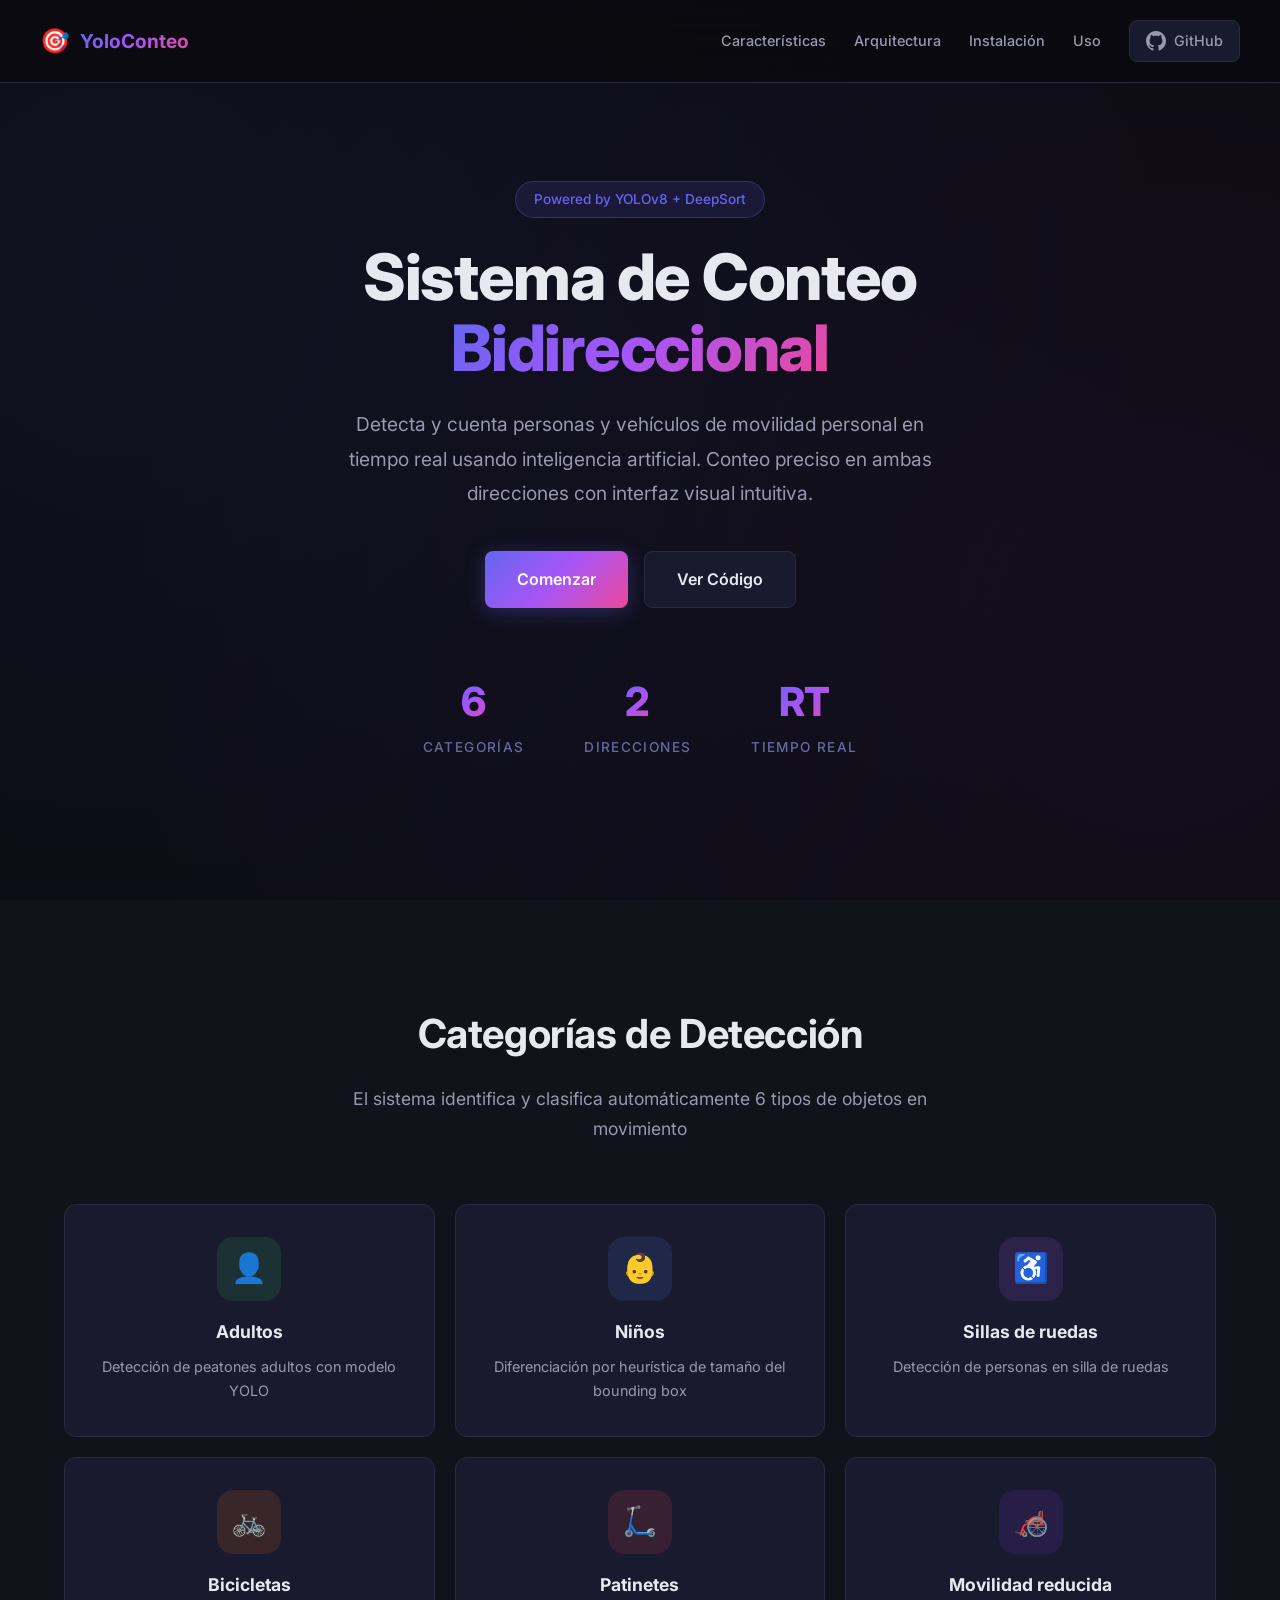
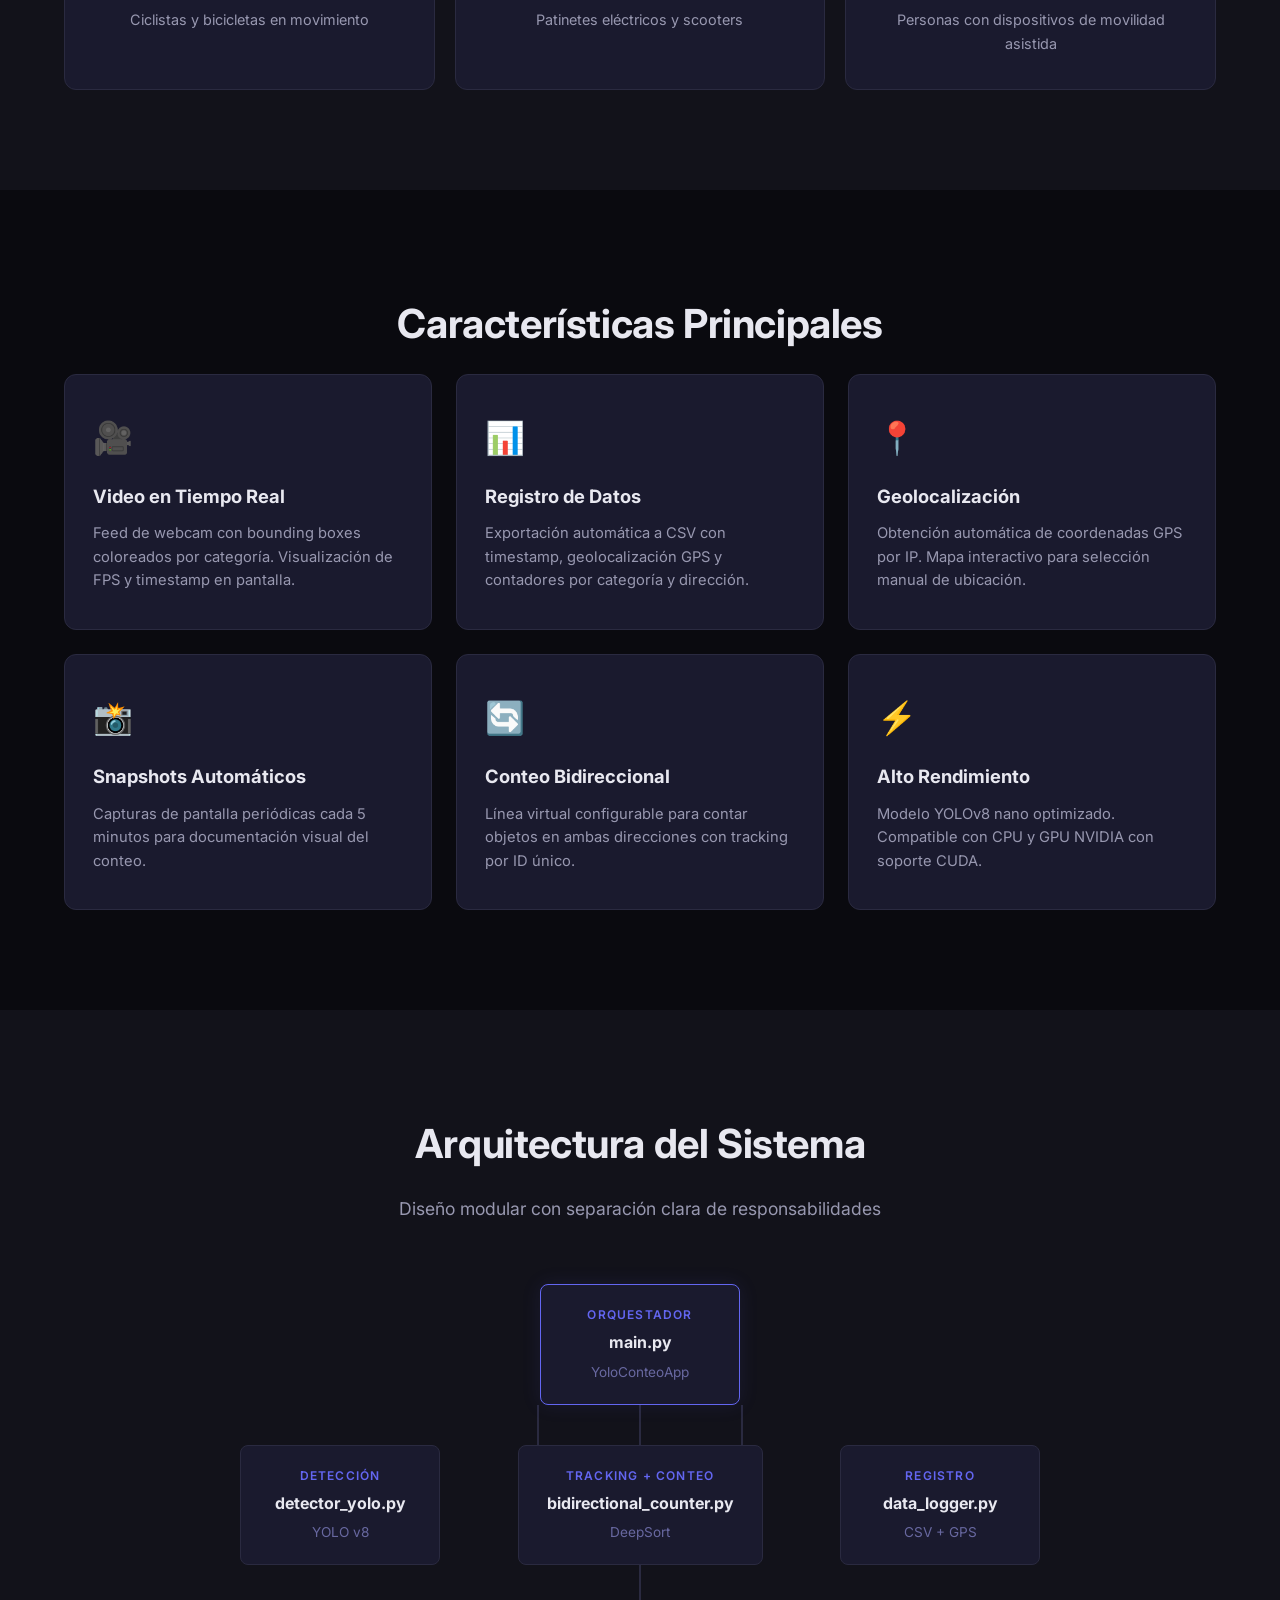
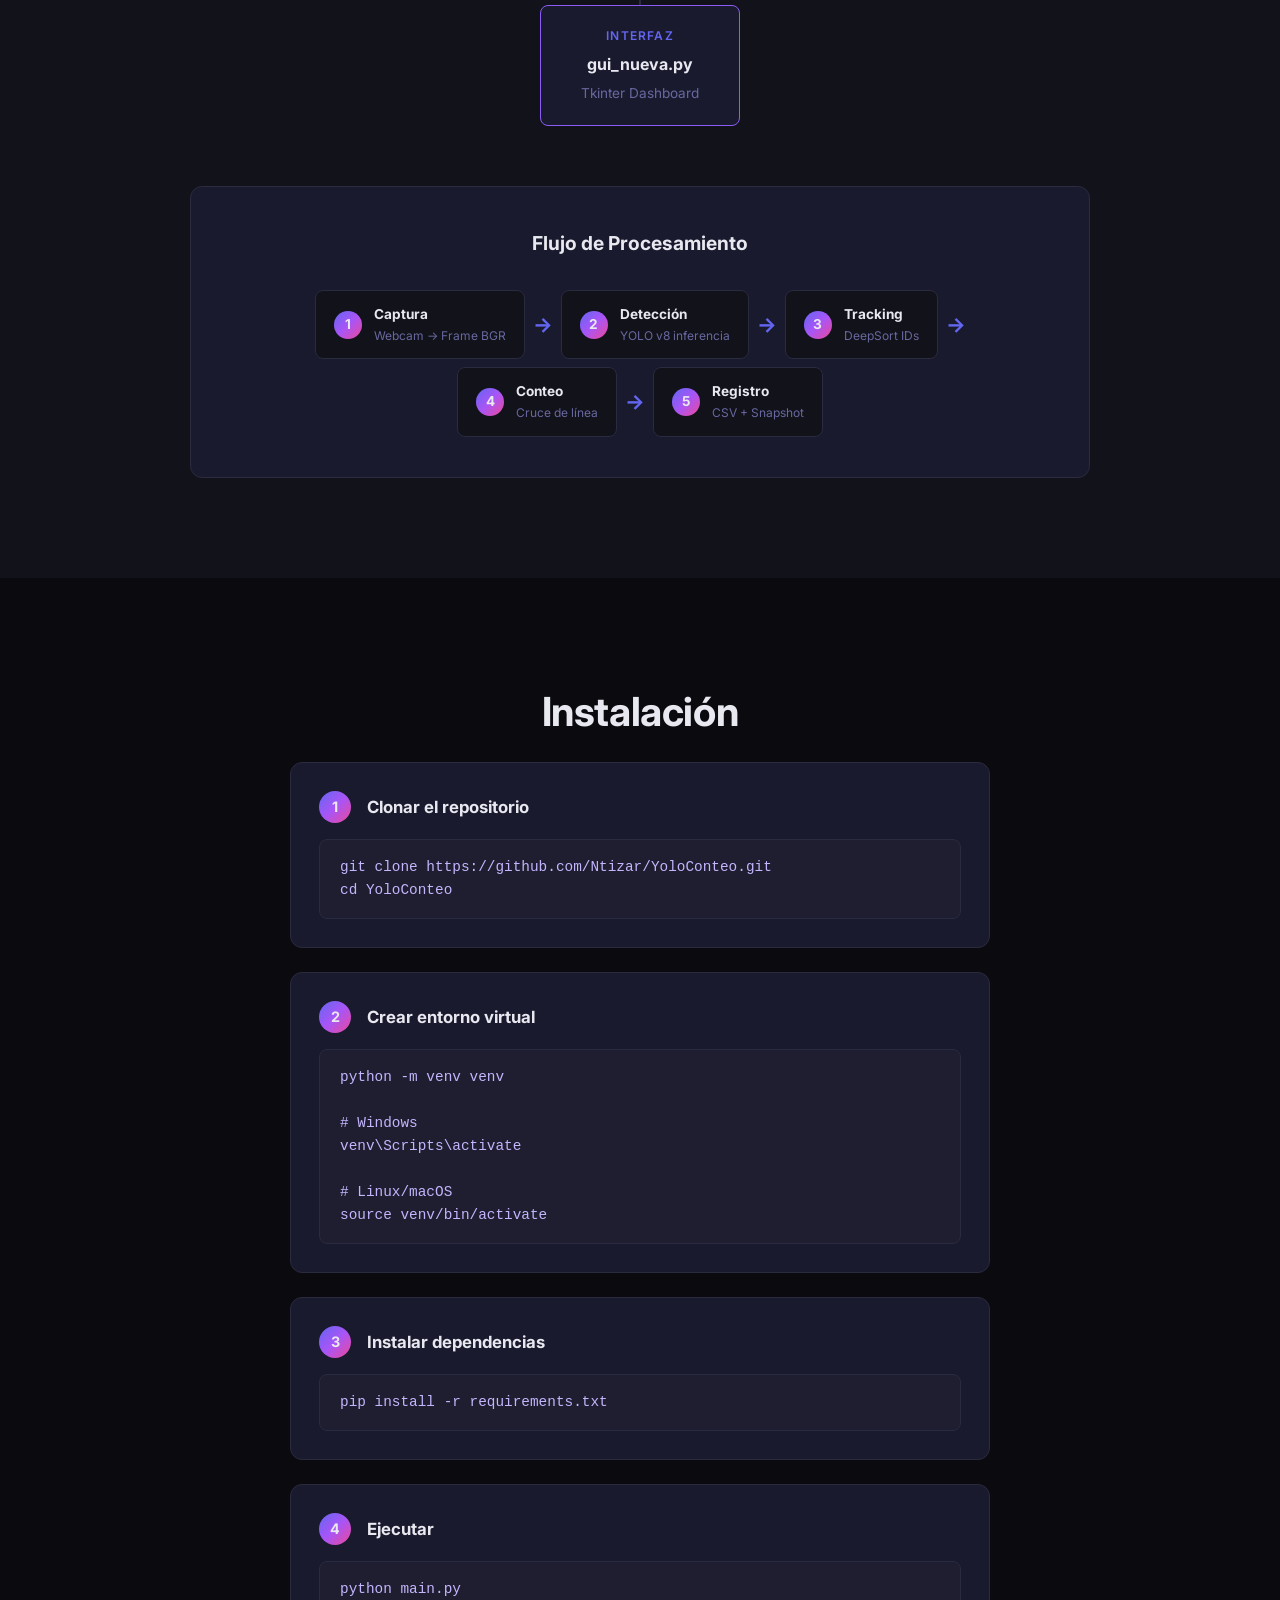
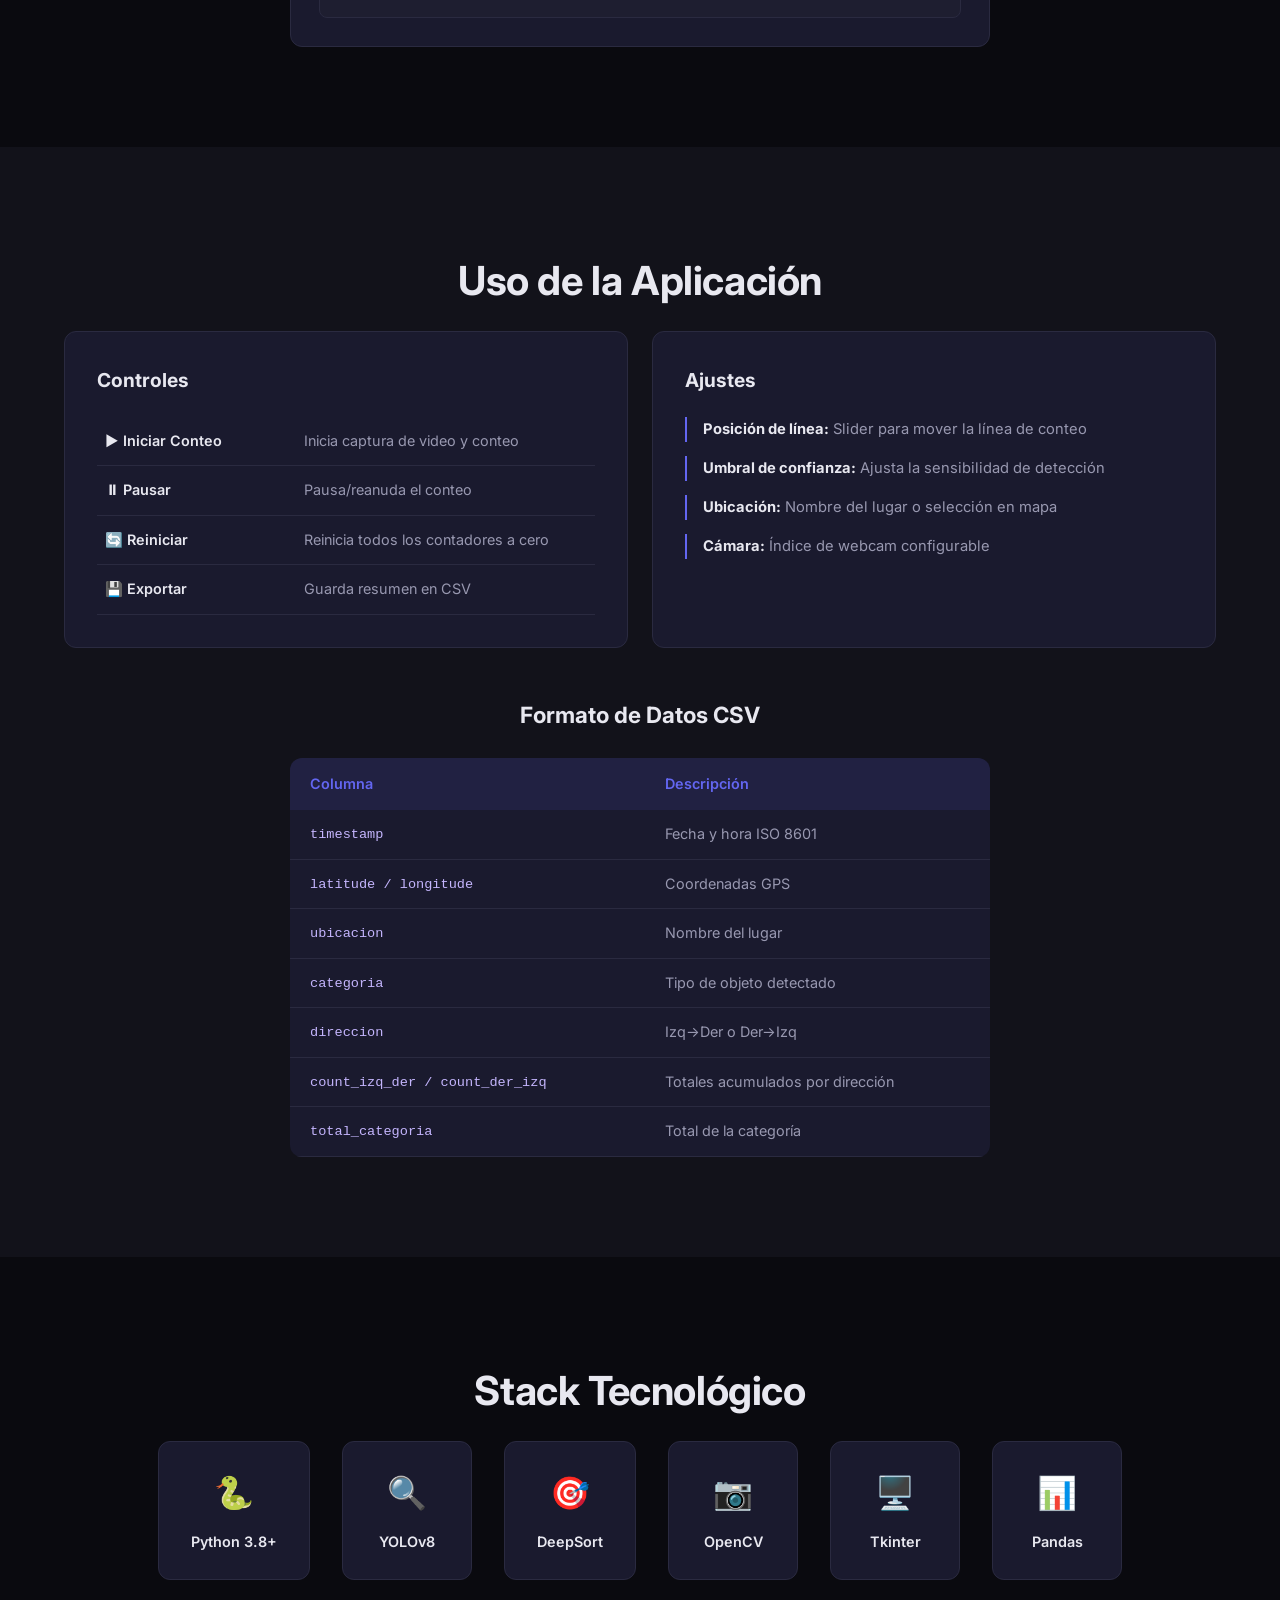
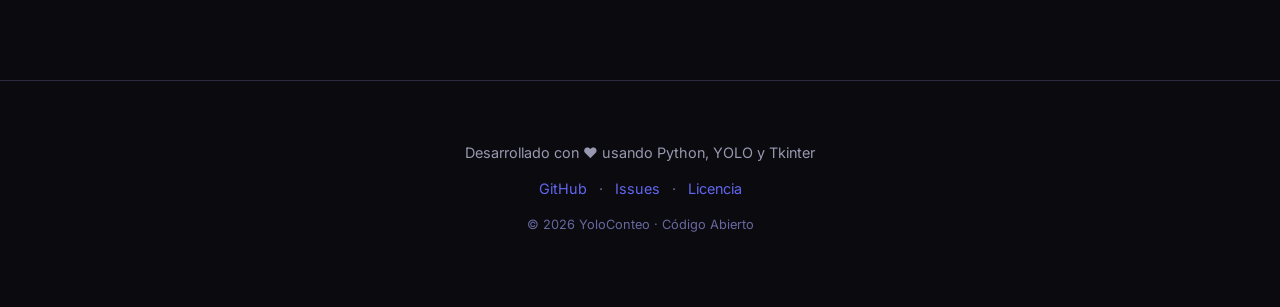
<file: docs/index.html>
<!DOCTYPE html>
<html lang="es">
<head>
    <meta charset="UTF-8">
    <meta name="viewport" content="width=device-width, initial-scale=1.0">
    <title>YoloConteo - Sistema de Conteo Bidireccional</title>
    <link rel="stylesheet" href="style.css">
    <link rel="preconnect" href="https://fonts.googleapis.com">
    <link href="https://fonts.googleapis.com/css2?family=Inter:wght@300;400;500;600;700;800&display=swap" rel="stylesheet">
</head>
<body>
    <!-- Hero Section -->
    <header class="hero">
        <nav class="navbar">
            <div class="nav-brand">
                <span class="logo">🎯</span>
                <span class="brand-name">YoloConteo</span>
            </div>
            <div class="nav-links">
                <a href="#features">Características</a>
                <a href="#architecture">Arquitectura</a>
                <a href="#install">Instalación</a>
                <a href="#usage">Uso</a>
                <a href="https://github.com/Ntizar/YoloConteo" class="btn-github" target="_blank">
                    <svg width="20" height="20" viewBox="0 0 24 24" fill="currentColor"><path d="M12 0c-6.626 0-12 5.373-12 12 0 5.302 3.438 9.8 8.207 11.387.599.111.793-.261.793-.577v-2.234c-3.338.726-4.033-1.416-4.033-1.416-.546-1.387-1.333-1.756-1.333-1.756-1.089-.745.083-.729.083-.729 1.205.084 1.839 1.237 1.839 1.237 1.07 1.834 2.807 1.304 3.492.997.107-.775.418-1.305.762-1.604-2.665-.305-5.467-1.334-5.467-5.931 0-1.311.469-2.381 1.236-3.221-.124-.303-.535-1.524.117-3.176 0 0 1.008-.322 3.301 1.23.957-.266 1.983-.399 3.003-.404 1.02.005 2.047.138 3.006.404 2.291-1.552 3.297-1.23 3.297-1.23.653 1.653.242 2.874.118 3.176.77.84 1.235 1.911 1.235 3.221 0 4.609-2.807 5.624-5.479 5.921.43.372.823 1.102.823 2.222v3.293c0 .319.192.694.801.576 4.765-1.589 8.199-6.086 8.199-11.386 0-6.627-5.373-12-12-12z"/></svg>
                    GitHub
                </a>
            </div>
        </nav>

        <div class="hero-content">
            <div class="hero-badge">Powered by YOLOv8 + DeepSort</div>
            <h1>Sistema de Conteo<br><span class="gradient-text">Bidireccional</span></h1>
            <p class="hero-description">
                Detecta y cuenta personas y vehículos de movilidad personal en tiempo real 
                usando inteligencia artificial. Conteo preciso en ambas direcciones con 
                interfaz visual intuitiva.
            </p>
            <div class="hero-buttons">
                <a href="#install" class="btn btn-primary">Comenzar</a>
                <a href="https://github.com/Ntizar/YoloConteo" class="btn btn-secondary" target="_blank">Ver Código</a>
            </div>
            <div class="hero-stats">
                <div class="stat">
                    <span class="stat-number">6</span>
                    <span class="stat-label">Categorías</span>
                </div>
                <div class="stat">
                    <span class="stat-number">2</span>
                    <span class="stat-label">Direcciones</span>
                </div>
                <div class="stat">
                    <span class="stat-number">RT</span>
                    <span class="stat-label">Tiempo Real</span>
                </div>
            </div>
        </div>
    </header>

    <!-- Categories Section -->
    <section id="features" class="section categories-section">
        <div class="container">
            <h2 class="section-title">Categorías de Detección</h2>
            <p class="section-subtitle">El sistema identifica y clasifica automáticamente 6 tipos de objetos en movimiento</p>
            <div class="categories-grid">
                <div class="category-card">
                    <div class="category-icon" style="background: #22c55e22; color: #22c55e;">👤</div>
                    <h3>Adultos</h3>
                    <p>Detección de peatones adultos con modelo YOLO</p>
                </div>
                <div class="category-card">
                    <div class="category-icon" style="background: #3b82f622; color: #3b82f6;">👶</div>
                    <h3>Niños</h3>
                    <p>Diferenciación por heurística de tamaño del bounding box</p>
                </div>
                <div class="category-card">
                    <div class="category-icon" style="background: #a855f722; color: #a855f7;">♿</div>
                    <h3>Sillas de ruedas</h3>
                    <p>Detección de personas en silla de ruedas</p>
                </div>
                <div class="category-card">
                    <div class="category-icon" style="background: #f9731622; color: #f97316;">🚲</div>
                    <h3>Bicicletas</h3>
                    <p>Ciclistas y bicicletas en movimiento</p>
                </div>
                <div class="category-card">
                    <div class="category-icon" style="background: #ef444422; color: #ef4444;">🛴</div>
                    <h3>Patinetes</h3>
                    <p>Patinetes eléctricos y scooters</p>
                </div>
                <div class="category-card">
                    <div class="category-icon" style="background: #7c3aed22; color: #7c3aed;">🦽</div>
                    <h3>Movilidad reducida</h3>
                    <p>Personas con dispositivos de movilidad asistida</p>
                </div>
            </div>
        </div>
    </section>

    <!-- Features Section -->
    <section class="section features-section">
        <div class="container">
            <h2 class="section-title">Características Principales</h2>
            <div class="features-grid">
                <div class="feature-card">
                    <div class="feature-icon">🎥</div>
                    <h3>Video en Tiempo Real</h3>
                    <p>Feed de webcam con bounding boxes coloreados por categoría. Visualización de FPS y timestamp en pantalla.</p>
                </div>
                <div class="feature-card">
                    <div class="feature-icon">📊</div>
                    <h3>Registro de Datos</h3>
                    <p>Exportación automática a CSV con timestamp, geolocalización GPS y contadores por categoría y dirección.</p>
                </div>
                <div class="feature-card">
                    <div class="feature-icon">📍</div>
                    <h3>Geolocalización</h3>
                    <p>Obtención automática de coordenadas GPS por IP. Mapa interactivo para selección manual de ubicación.</p>
                </div>
                <div class="feature-card">
                    <div class="feature-icon">📸</div>
                    <h3>Snapshots Automáticos</h3>
                    <p>Capturas de pantalla periódicas cada 5 minutos para documentación visual del conteo.</p>
                </div>
                <div class="feature-card">
                    <div class="feature-icon">🔄</div>
                    <h3>Conteo Bidireccional</h3>
                    <p>Línea virtual configurable para contar objetos en ambas direcciones con tracking por ID único.</p>
                </div>
                <div class="feature-card">
                    <div class="feature-icon">⚡</div>
                    <h3>Alto Rendimiento</h3>
                    <p>Modelo YOLOv8 nano optimizado. Compatible con CPU y GPU NVIDIA con soporte CUDA.</p>
                </div>
            </div>
        </div>
    </section>

    <!-- Architecture Section -->
    <section id="architecture" class="section architecture-section">
        <div class="container">
            <h2 class="section-title">Arquitectura del Sistema</h2>
            <p class="section-subtitle">Diseño modular con separación clara de responsabilidades</p>
            <div class="architecture-diagram">
                <div class="arch-row">
                    <div class="arch-box arch-main">
                        <div class="arch-label">Orquestador</div>
                        <strong>main.py</strong>
                        <span>YoloConteoApp</span>
                    </div>
                </div>
                <div class="arch-connectors">
                    <div class="connector"></div>
                    <div class="connector"></div>
                    <div class="connector"></div>
                </div>
                <div class="arch-row arch-modules">
                    <div class="arch-box arch-module">
                        <div class="arch-label">Detección</div>
                        <strong>detector_yolo.py</strong>
                        <span>YOLO v8</span>
                    </div>
                    <div class="arch-box arch-module">
                        <div class="arch-label">Tracking + Conteo</div>
                        <strong>bidirectional_counter.py</strong>
                        <span>DeepSort</span>
                    </div>
                    <div class="arch-box arch-module">
                        <div class="arch-label">Registro</div>
                        <strong>data_logger.py</strong>
                        <span>CSV + GPS</span>
                    </div>
                </div>
                <div class="arch-connectors">
                    <div class="connector"></div>
                </div>
                <div class="arch-row">
                    <div class="arch-box arch-gui">
                        <div class="arch-label">Interfaz</div>
                        <strong>gui_nueva.py</strong>
                        <span>Tkinter Dashboard</span>
                    </div>
                </div>
            </div>

            <!-- Data Flow -->
            <div class="data-flow">
                <h3>Flujo de Procesamiento</h3>
                <div class="flow-steps">
                    <div class="flow-step">
                        <div class="step-number">1</div>
                        <div class="step-content">
                            <strong>Captura</strong>
                            <span>Webcam → Frame BGR</span>
                        </div>
                    </div>
                    <div class="flow-arrow">→</div>
                    <div class="flow-step">
                        <div class="step-number">2</div>
                        <div class="step-content">
                            <strong>Detección</strong>
                            <span>YOLO v8 inferencia</span>
                        </div>
                    </div>
                    <div class="flow-arrow">→</div>
                    <div class="flow-step">
                        <div class="step-number">3</div>
                        <div class="step-content">
                            <strong>Tracking</strong>
                            <span>DeepSort IDs</span>
                        </div>
                    </div>
                    <div class="flow-arrow">→</div>
                    <div class="flow-step">
                        <div class="step-number">4</div>
                        <div class="step-content">
                            <strong>Conteo</strong>
                            <span>Cruce de línea</span>
                        </div>
                    </div>
                    <div class="flow-arrow">→</div>
                    <div class="flow-step">
                        <div class="step-number">5</div>
                        <div class="step-content">
                            <strong>Registro</strong>
                            <span>CSV + Snapshot</span>
                        </div>
                    </div>
                </div>
            </div>
        </div>
    </section>

    <!-- Installation Section -->
    <section id="install" class="section install-section">
        <div class="container">
            <h2 class="section-title">Instalación</h2>
            <div class="install-steps">
                <div class="install-step">
                    <div class="step-header">
                        <span class="step-num">1</span>
                        <h3>Clonar el repositorio</h3>
                    </div>
                    <pre><code>git clone https://github.com/Ntizar/YoloConteo.git
cd YoloConteo</code></pre>
                </div>
                <div class="install-step">
                    <div class="step-header">
                        <span class="step-num">2</span>
                        <h3>Crear entorno virtual</h3>
                    </div>
                    <pre><code>python -m venv venv

# Windows
venv\Scripts\activate

# Linux/macOS
source venv/bin/activate</code></pre>
                </div>
                <div class="install-step">
                    <div class="step-header">
                        <span class="step-num">3</span>
                        <h3>Instalar dependencias</h3>
                    </div>
                    <pre><code>pip install -r requirements.txt</code></pre>
                </div>
                <div class="install-step">
                    <div class="step-header">
                        <span class="step-num">4</span>
                        <h3>Ejecutar</h3>
                    </div>
                    <pre><code>python main.py</code></pre>
                </div>
            </div>
        </div>
    </section>

    <!-- Usage Section -->
    <section id="usage" class="section usage-section">
        <div class="container">
            <h2 class="section-title">Uso de la Aplicación</h2>
            <div class="usage-grid">
                <div class="usage-card">
                    <h3>Controles</h3>
                    <table class="controls-table">
                        <tr><td>▶ Iniciar Conteo</td><td>Inicia captura de video y conteo</td></tr>
                        <tr><td>⏸ Pausar</td><td>Pausa/reanuda el conteo</td></tr>
                        <tr><td>🔄 Reiniciar</td><td>Reinicia todos los contadores a cero</td></tr>
                        <tr><td>💾 Exportar</td><td>Guarda resumen en CSV</td></tr>
                    </table>
                </div>
                <div class="usage-card">
                    <h3>Ajustes</h3>
                    <ul class="settings-list">
                        <li><strong>Posición de línea:</strong> Slider para mover la línea de conteo</li>
                        <li><strong>Umbral de confianza:</strong> Ajusta la sensibilidad de detección</li>
                        <li><strong>Ubicación:</strong> Nombre del lugar o selección en mapa</li>
                        <li><strong>Cámara:</strong> Índice de webcam configurable</li>
                    </ul>
                </div>
            </div>

            <h3 class="subsection-title">Formato de Datos CSV</h3>
            <div class="table-wrapper">
                <table class="data-table">
                    <thead>
                        <tr>
                            <th>Columna</th>
                            <th>Descripción</th>
                        </tr>
                    </thead>
                    <tbody>
                        <tr><td>timestamp</td><td>Fecha y hora ISO 8601</td></tr>
                        <tr><td>latitude / longitude</td><td>Coordenadas GPS</td></tr>
                        <tr><td>ubicacion</td><td>Nombre del lugar</td></tr>
                        <tr><td>categoria</td><td>Tipo de objeto detectado</td></tr>
                        <tr><td>direccion</td><td>Izq→Der o Der→Izq</td></tr>
                        <tr><td>count_izq_der / count_der_izq</td><td>Totales acumulados por dirección</td></tr>
                        <tr><td>total_categoria</td><td>Total de la categoría</td></tr>
                    </tbody>
                </table>
            </div>
        </div>
    </section>

    <!-- Tech Stack Section -->
    <section class="section tech-section">
        <div class="container">
            <h2 class="section-title">Stack Tecnológico</h2>
            <div class="tech-grid">
                <div class="tech-item">
                    <div class="tech-logo">🐍</div>
                    <span>Python 3.8+</span>
                </div>
                <div class="tech-item">
                    <div class="tech-logo">🔍</div>
                    <span>YOLOv8</span>
                </div>
                <div class="tech-item">
                    <div class="tech-logo">🎯</div>
                    <span>DeepSort</span>
                </div>
                <div class="tech-item">
                    <div class="tech-logo">📷</div>
                    <span>OpenCV</span>
                </div>
                <div class="tech-item">
                    <div class="tech-logo">🖥️</div>
                    <span>Tkinter</span>
                </div>
                <div class="tech-item">
                    <div class="tech-logo">📊</div>
                    <span>Pandas</span>
                </div>
            </div>
        </div>
    </section>

    <!-- Footer -->
    <footer class="footer">
        <div class="container">
            <p>Desarrollado con ❤️ usando Python, YOLO y Tkinter</p>
            <p class="footer-links">
                <a href="https://github.com/Ntizar/YoloConteo" target="_blank">GitHub</a>
                <span>·</span>
                <a href="https://github.com/Ntizar/YoloConteo/issues" target="_blank">Issues</a>
                <span>·</span>
                <a href="https://github.com/Ntizar/YoloConteo/blob/main/LICENSE" target="_blank">Licencia</a>
            </p>
            <p class="copyright">© 2026 YoloConteo · Código Abierto</p>
        </div>
    </footer>
</body>
</html>
</file>
<file: docs/style.css>
/* ============================================
   YoloConteo - GitHub Pages Stylesheet
   ============================================ */

:root {
    --bg-primary: #0a0a0f;
    --bg-secondary: #12121a;
    --bg-card: #1a1a2e;
    --bg-card-hover: #22223a;
    --text-primary: #e8e8f0;
    --text-secondary: #9898b0;
    --text-muted: #6868a0;
    --accent-primary: #6366f1;
    --accent-secondary: #8b5cf6;
    --accent-gradient: linear-gradient(135deg, #6366f1, #a855f7, #ec4899);
    --border-color: #2a2a40;
    --code-bg: #1e1e30;
    --shadow: 0 4px 24px rgba(0, 0, 0, 0.3);
    --radius: 12px;
    --radius-sm: 8px;
}

* {
    margin: 0;
    padding: 0;
    box-sizing: border-box;
}

html {
    scroll-behavior: smooth;
}

body {
    font-family: 'Inter', -apple-system, BlinkMacSystemFont, sans-serif;
    background: var(--bg-primary);
    color: var(--text-primary);
    line-height: 1.7;
    overflow-x: hidden;
}

.container {
    max-width: 1200px;
    margin: 0 auto;
    padding: 0 24px;
}

/* ===== NAVBAR ===== */
.navbar {
    display: flex;
    justify-content: space-between;
    align-items: center;
    padding: 20px 40px;
    position: fixed;
    top: 0;
    left: 0;
    right: 0;
    z-index: 100;
    background: rgba(10, 10, 15, 0.85);
    backdrop-filter: blur(20px);
    border-bottom: 1px solid var(--border-color);
}

.nav-brand {
    display: flex;
    align-items: center;
    gap: 10px;
}

.logo {
    font-size: 1.5rem;
}

.brand-name {
    font-weight: 700;
    font-size: 1.2rem;
    background: var(--accent-gradient);
    -webkit-background-clip: text;
    -webkit-text-fill-color: transparent;
    background-clip: text;
}

.nav-links {
    display: flex;
    gap: 28px;
    align-items: center;
}

.nav-links a {
    color: var(--text-secondary);
    text-decoration: none;
    font-size: 0.9rem;
    font-weight: 500;
    transition: color 0.3s;
}

.nav-links a:hover {
    color: var(--text-primary);
}

.btn-github {
    display: flex;
    align-items: center;
    gap: 8px;
    background: var(--bg-card);
    padding: 8px 16px;
    border-radius: var(--radius-sm);
    border: 1px solid var(--border-color);
    transition: all 0.3s;
}

.btn-github:hover {
    background: var(--bg-card-hover);
    border-color: var(--accent-primary);
}

/* ===== HERO ===== */
.hero {
    min-height: 100vh;
    display: flex;
    flex-direction: column;
    justify-content: center;
    align-items: center;
    text-align: center;
    padding: 120px 24px 80px;
    position: relative;
    overflow: hidden;
}

.hero::before {
    content: '';
    position: absolute;
    top: -50%;
    left: -50%;
    width: 200%;
    height: 200%;
    background: radial-gradient(circle at 30% 40%, rgba(99, 102, 241, 0.08) 0%, transparent 50%),
                radial-gradient(circle at 70% 60%, rgba(168, 85, 247, 0.06) 0%, transparent 50%);
    animation: float 15s ease-in-out infinite;
}

@keyframes float {
    0%, 100% { transform: translate(0, 0) rotate(0deg); }
    50% { transform: translate(-20px, -20px) rotate(2deg); }
}

.hero-content {
    position: relative;
    z-index: 1;
    max-width: 800px;
}

.hero-badge {
    display: inline-block;
    padding: 6px 18px;
    background: rgba(99, 102, 241, 0.12);
    border: 1px solid rgba(99, 102, 241, 0.3);
    border-radius: 50px;
    font-size: 0.85rem;
    color: var(--accent-primary);
    font-weight: 500;
    margin-bottom: 24px;
}

.hero h1 {
    font-size: 4rem;
    font-weight: 800;
    line-height: 1.1;
    margin-bottom: 24px;
    letter-spacing: -0.02em;
}

.gradient-text {
    background: var(--accent-gradient);
    -webkit-background-clip: text;
    -webkit-text-fill-color: transparent;
    background-clip: text;
}

.hero-description {
    font-size: 1.2rem;
    color: var(--text-secondary);
    max-width: 600px;
    margin: 0 auto 40px;
    line-height: 1.8;
}

.hero-buttons {
    display: flex;
    gap: 16px;
    justify-content: center;
    margin-bottom: 60px;
}

.btn {
    display: inline-flex;
    align-items: center;
    padding: 14px 32px;
    border-radius: var(--radius-sm);
    font-weight: 600;
    font-size: 1rem;
    text-decoration: none;
    transition: all 0.3s;
}

.btn-primary {
    background: var(--accent-gradient);
    color: white;
    box-shadow: 0 4px 20px rgba(99, 102, 241, 0.3);
}

.btn-primary:hover {
    transform: translateY(-2px);
    box-shadow: 0 6px 30px rgba(99, 102, 241, 0.4);
}

.btn-secondary {
    background: var(--bg-card);
    color: var(--text-primary);
    border: 1px solid var(--border-color);
}

.btn-secondary:hover {
    background: var(--bg-card-hover);
    border-color: var(--accent-primary);
}

.hero-stats {
    display: flex;
    gap: 60px;
    justify-content: center;
}

.stat {
    display: flex;
    flex-direction: column;
    align-items: center;
}

.stat-number {
    font-size: 2.5rem;
    font-weight: 800;
    background: var(--accent-gradient);
    -webkit-background-clip: text;
    -webkit-text-fill-color: transparent;
    background-clip: text;
}

.stat-label {
    font-size: 0.85rem;
    color: var(--text-muted);
    font-weight: 500;
    text-transform: uppercase;
    letter-spacing: 0.1em;
}

/* ===== SECTIONS ===== */
.section {
    padding: 100px 0;
}

.section-title {
    font-size: 2.5rem;
    font-weight: 700;
    text-align: center;
    margin-bottom: 16px;
    letter-spacing: -0.01em;
}

.section-subtitle {
    text-align: center;
    color: var(--text-secondary);
    font-size: 1.1rem;
    max-width: 600px;
    margin: 0 auto 60px;
}

/* ===== CATEGORIES ===== */
.categories-section {
    background: var(--bg-secondary);
}

.categories-grid {
    display: grid;
    grid-template-columns: repeat(3, 1fr);
    gap: 20px;
}

.category-card {
    background: var(--bg-card);
    border: 1px solid var(--border-color);
    border-radius: var(--radius);
    padding: 32px 24px;
    text-align: center;
    transition: all 0.3s;
}

.category-card:hover {
    transform: translateY(-4px);
    border-color: var(--accent-primary);
    box-shadow: var(--shadow);
}

.category-icon {
    width: 64px;
    height: 64px;
    border-radius: 16px;
    display: flex;
    align-items: center;
    justify-content: center;
    font-size: 1.8rem;
    margin: 0 auto 16px;
}

.category-card h3 {
    font-size: 1.1rem;
    margin-bottom: 8px;
}

.category-card p {
    font-size: 0.9rem;
    color: var(--text-secondary);
}

/* ===== FEATURES ===== */
.features-grid {
    display: grid;
    grid-template-columns: repeat(3, 1fr);
    gap: 24px;
}

.feature-card {
    background: var(--bg-card);
    border: 1px solid var(--border-color);
    border-radius: var(--radius);
    padding: 36px 28px;
    transition: all 0.3s;
}

.feature-card:hover {
    transform: translateY(-4px);
    box-shadow: var(--shadow);
    border-color: rgba(99, 102, 241, 0.3);
}

.feature-icon {
    font-size: 2rem;
    margin-bottom: 16px;
}

.feature-card h3 {
    font-size: 1.15rem;
    margin-bottom: 10px;
}

.feature-card p {
    font-size: 0.92rem;
    color: var(--text-secondary);
    line-height: 1.6;
}

/* ===== ARCHITECTURE ===== */
.architecture-section {
    background: var(--bg-secondary);
}

.architecture-diagram {
    max-width: 800px;
    margin: 0 auto 60px;
}

.arch-row {
    display: flex;
    justify-content: center;
    gap: 20px;
}

.arch-modules {
    justify-content: space-between;
}

.arch-box {
    background: var(--bg-card);
    border: 1px solid var(--border-color);
    border-radius: var(--radius-sm);
    padding: 20px 28px;
    text-align: center;
    display: flex;
    flex-direction: column;
    gap: 4px;
    min-width: 200px;
    position: relative;
}

.arch-box span {
    font-size: 0.85rem;
    color: var(--text-muted);
}

.arch-label {
    font-size: 0.75rem;
    text-transform: uppercase;
    letter-spacing: 0.1em;
    color: var(--accent-primary);
    font-weight: 600;
}

.arch-main {
    border-color: var(--accent-primary);
    box-shadow: 0 0 20px rgba(99, 102, 241, 0.1);
}

.arch-gui {
    border-color: var(--accent-secondary);
}

.arch-connectors {
    display: flex;
    justify-content: center;
    gap: 100px;
    height: 40px;
}

.connector {
    width: 2px;
    height: 100%;
    background: var(--border-color);
}

.data-flow {
    max-width: 900px;
    margin: 0 auto;
    padding: 40px;
    background: var(--bg-card);
    border-radius: var(--radius);
    border: 1px solid var(--border-color);
}

.data-flow h3 {
    text-align: center;
    margin-bottom: 30px;
    font-size: 1.2rem;
}

.flow-steps {
    display: flex;
    align-items: center;
    justify-content: center;
    gap: 8px;
    flex-wrap: wrap;
}

.flow-step {
    display: flex;
    align-items: center;
    gap: 12px;
    background: var(--bg-secondary);
    padding: 12px 18px;
    border-radius: var(--radius-sm);
    border: 1px solid var(--border-color);
}

.step-number {
    width: 28px;
    height: 28px;
    background: var(--accent-gradient);
    border-radius: 50%;
    display: flex;
    align-items: center;
    justify-content: center;
    font-weight: 700;
    font-size: 0.85rem;
    flex-shrink: 0;
}

.step-content {
    display: flex;
    flex-direction: column;
}

.step-content strong {
    font-size: 0.85rem;
}

.step-content span {
    font-size: 0.75rem;
    color: var(--text-muted);
}

.flow-arrow {
    color: var(--accent-primary);
    font-size: 1.3rem;
    font-weight: bold;
}

/* ===== INSTALLATION ===== */
.install-steps {
    max-width: 700px;
    margin: 0 auto;
    display: flex;
    flex-direction: column;
    gap: 24px;
}

.install-step {
    background: var(--bg-card);
    border: 1px solid var(--border-color);
    border-radius: var(--radius);
    padding: 28px;
}

.step-header {
    display: flex;
    align-items: center;
    gap: 16px;
    margin-bottom: 16px;
}

.step-num {
    width: 32px;
    height: 32px;
    background: var(--accent-gradient);
    border-radius: 50%;
    display: flex;
    align-items: center;
    justify-content: center;
    font-weight: 700;
    font-size: 0.9rem;
    flex-shrink: 0;
}

.step-header h3 {
    font-size: 1.05rem;
}

pre {
    background: var(--code-bg);
    border: 1px solid var(--border-color);
    border-radius: var(--radius-sm);
    padding: 16px 20px;
    overflow-x: auto;
    font-size: 0.9rem;
    line-height: 1.6;
}

code {
    font-family: 'Fira Code', 'Cascadia Code', 'JetBrains Mono', monospace;
    color: #c4b5fd;
}

/* ===== USAGE ===== */
.usage-section {
    background: var(--bg-secondary);
}

.usage-grid {
    display: grid;
    grid-template-columns: repeat(2, 1fr);
    gap: 24px;
    margin-bottom: 48px;
}

.usage-card {
    background: var(--bg-card);
    border: 1px solid var(--border-color);
    border-radius: var(--radius);
    padding: 32px;
}

.usage-card h3 {
    margin-bottom: 20px;
    font-size: 1.2rem;
}

.controls-table {
    width: 100%;
    border-collapse: collapse;
}

.controls-table tr {
    border-bottom: 1px solid var(--border-color);
}

.controls-table td {
    padding: 12px 8px;
    font-size: 0.9rem;
}

.controls-table td:first-child {
    font-weight: 600;
    white-space: nowrap;
    width: 40%;
}

.controls-table td:last-child {
    color: var(--text-secondary);
}

.settings-list {
    list-style: none;
    display: flex;
    flex-direction: column;
    gap: 14px;
}

.settings-list li {
    font-size: 0.92rem;
    color: var(--text-secondary);
    padding-left: 16px;
    border-left: 2px solid var(--accent-primary);
}

.settings-list li strong {
    color: var(--text-primary);
}

.subsection-title {
    text-align: center;
    font-size: 1.4rem;
    margin-bottom: 24px;
}

.table-wrapper {
    max-width: 700px;
    margin: 0 auto;
    overflow-x: auto;
}

.data-table {
    width: 100%;
    border-collapse: collapse;
    background: var(--bg-card);
    border-radius: var(--radius);
    overflow: hidden;
}

.data-table th {
    background: rgba(99, 102, 241, 0.1);
    padding: 14px 20px;
    text-align: left;
    font-size: 0.9rem;
    font-weight: 600;
    color: var(--accent-primary);
}

.data-table td {
    padding: 12px 20px;
    font-size: 0.9rem;
    border-bottom: 1px solid var(--border-color);
}

.data-table td:first-child {
    font-family: 'Fira Code', monospace;
    color: #c4b5fd;
    font-size: 0.85rem;
}

.data-table td:last-child {
    color: var(--text-secondary);
}

/* ===== TECH STACK ===== */
.tech-grid {
    display: flex;
    justify-content: center;
    gap: 32px;
    flex-wrap: wrap;
}

.tech-item {
    display: flex;
    flex-direction: column;
    align-items: center;
    gap: 10px;
    padding: 24px 32px;
    background: var(--bg-card);
    border: 1px solid var(--border-color);
    border-radius: var(--radius);
    min-width: 130px;
    transition: all 0.3s;
}

.tech-item:hover {
    transform: translateY(-4px);
    border-color: var(--accent-primary);
}

.tech-logo {
    font-size: 2rem;
}

.tech-item span {
    font-weight: 600;
    font-size: 0.9rem;
}

/* ===== FOOTER ===== */
.footer {
    text-align: center;
    padding: 60px 24px;
    border-top: 1px solid var(--border-color);
    color: var(--text-secondary);
    font-size: 0.9rem;
}

.footer p {
    margin-bottom: 12px;
}

.footer-links {
    display: flex;
    justify-content: center;
    gap: 12px;
}

.footer-links a {
    color: var(--accent-primary);
    text-decoration: none;
    transition: color 0.3s;
}

.footer-links a:hover {
    color: var(--accent-secondary);
}

.footer-links span {
    color: var(--text-muted);
}

.copyright {
    font-size: 0.8rem;
    color: var(--text-muted);
}

/* ===== RESPONSIVE ===== */
@media (max-width: 768px) {
    .navbar {
        padding: 16px 20px;
    }

    .nav-links {
        gap: 16px;
    }

    .nav-links a:not(.btn-github) {
        display: none;
    }

    .hero h1 {
        font-size: 2.5rem;
    }

    .hero-description {
        font-size: 1rem;
    }

    .hero-stats {
        gap: 30px;
    }

    .stat-number {
        font-size: 2rem;
    }

    .categories-grid,
    .features-grid {
        grid-template-columns: 1fr;
    }

    .usage-grid {
        grid-template-columns: 1fr;
    }

    .section-title {
        font-size: 1.8rem;
    }

    .flow-steps {
        flex-direction: column;
    }

    .flow-arrow {
        transform: rotate(90deg);
    }

    .arch-modules {
        flex-direction: column;
        align-items: center;
    }

    .arch-connectors {
        display: none;
    }

    .tech-grid {
        gap: 16px;
    }

    .tech-item {
        min-width: 100px;
        padding: 16px 20px;
    }

    .hero-buttons {
        flex-direction: column;
        align-items: center;
    }
}

@media (max-width: 480px) {
    .hero h1 {
        font-size: 2rem;
    }

    .section {
        padding: 60px 0;
    }

    pre {
        font-size: 0.8rem;
        padding: 12px;
    }
}
</file>
